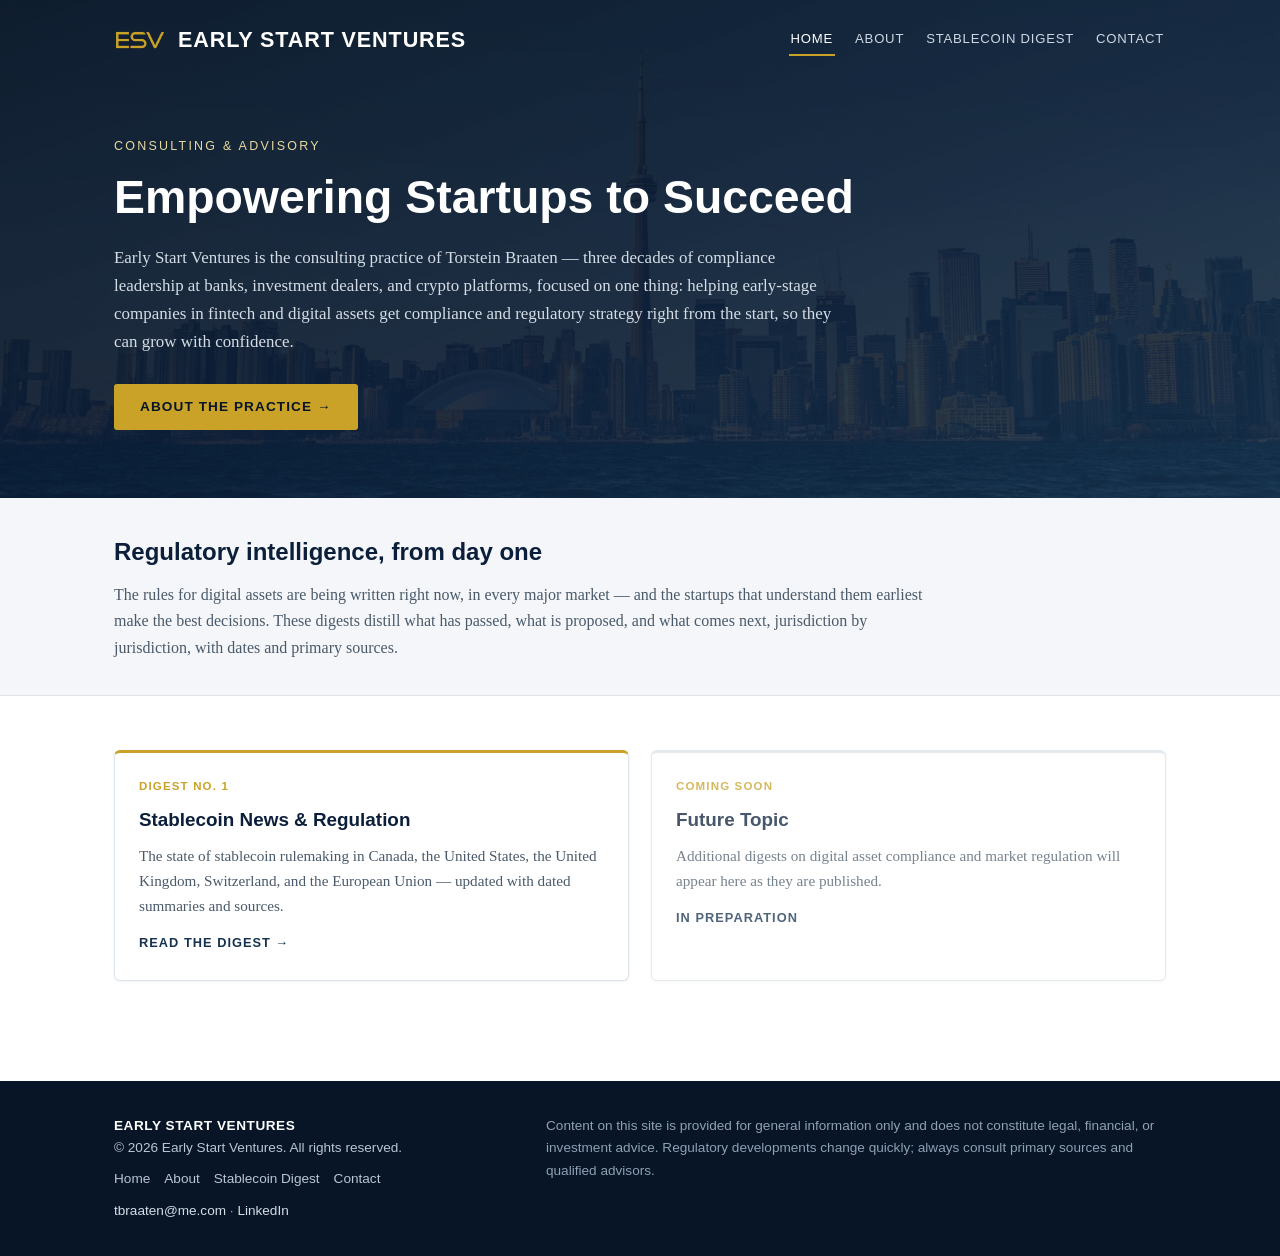
<file: index.html>
<!DOCTYPE html>
<html lang="en">
<head>
<meta charset="UTF-8">
<meta name="viewport" content="width=device-width, initial-scale=1.0">
<title>Early Start Ventures — Digital Asset Compliance &amp; Regulatory Intelligence</title>
<meta name="description" content="Early Start Ventures — consulting and advisory in digital asset compliance and regulatory intelligence, led by compliance executive Torstein Braaten.">
<link rel="stylesheet" href="styles.css">
<link rel="icon" type="image/png" href="images/favicon.png">
</head>
<body>

<header class="site hero-photo">
  <div class="topbar">
    <a class="brand" href="index.html"><img class="brand-logo" src="images/logo-gold.png" alt="">EARLY START VENTURES</a>
    <nav class="main" aria-label="Site navigation">
      <a href="index.html" class="active">Home</a>
      <a href="about.html">About</a>
      <a href="stablecoins.html">Stablecoin Digest</a>
      <a href="contact.html">Contact</a>
    </nav>
  </div>
  <div class="hero">
    <div class="kicker">Consulting &amp; Advisory</div>
    <h1>Empowering Startups to Succeed</h1>
    <p class="lede">Early Start Ventures is the consulting practice of Torstein Braaten — three decades of compliance leadership at banks, investment dealers, and crypto platforms, focused on one thing: helping early-stage companies in fintech and digital assets get compliance and regulatory strategy right from the start, so they can grow with confidence.</p>
    <a class="cta" href="about.html">About the practice &rarr;</a>
  </div>
</header>

<div class="band">
  <div class="band-inner">
    <h2>Regulatory intelligence, from day one</h2>
    <p>The rules for digital assets are being written right now, in every major market — and the startups that understand them earliest make the best decisions. These digests distill what has passed, what is proposed, and what comes next, jurisdiction by jurisdiction, with dates and primary sources.</p>
  </div>
</div>

<main class="page">
  <div class="cards">
    <a class="card" href="stablecoins.html">
      <div class="tag">Digest No. 1</div>
      <h3>Stablecoin News &amp; Regulation</h3>
      <p>The state of stablecoin rulemaking in Canada, the United States, the United Kingdom, Switzerland, and the European Union — updated with dated summaries and sources.</p>
      <span class="go">Read the digest &rarr;</span>
    </a>
    <a class="card coming" href="index.html#" aria-disabled="true">
      <div class="tag">Coming soon</div>
      <h3>Future Topic</h3>
      <p>Additional digests on digital asset compliance and market regulation will appear here as they are published.</p>
      <span class="go">In preparation</span>
    </a>
  </div>

</main>

<footer class="site">
  <div class="foot-inner">
    <div>
      <div class="fbrand">EARLY START VENTURES</div>
      <div>&copy; <span id="year">2026</span> Early Start Ventures. All rights reserved.</div>
      <nav class="foot" aria-label="Footer navigation">
        <a href="index.html">Home</a>
        <a href="about.html">About</a>
        <a href="stablecoins.html">Stablecoin Digest</a>
        <a href="contact.html">Contact</a>
      </nav>
      <div class="foot-contact">
        <a href="mailto:tbraaten@me.com">tbraaten@me.com</a>
        <span aria-hidden="true">&middot;</span>
        <a href="https://www.linkedin.com/in/torsteinbraaten/" target="_blank" rel="noopener">LinkedIn</a>
      </div>
    </div>
    <div class="disclaimer">Content on this site is provided for general information only and does not constitute legal, financial, or investment advice. Regulatory developments change quickly; always consult primary sources and qualified advisors.</div>
  </div>
</footer>

<script>
  document.getElementById('year').textContent = new Date().getFullYear();
</script>

</body>
</html>
</file>
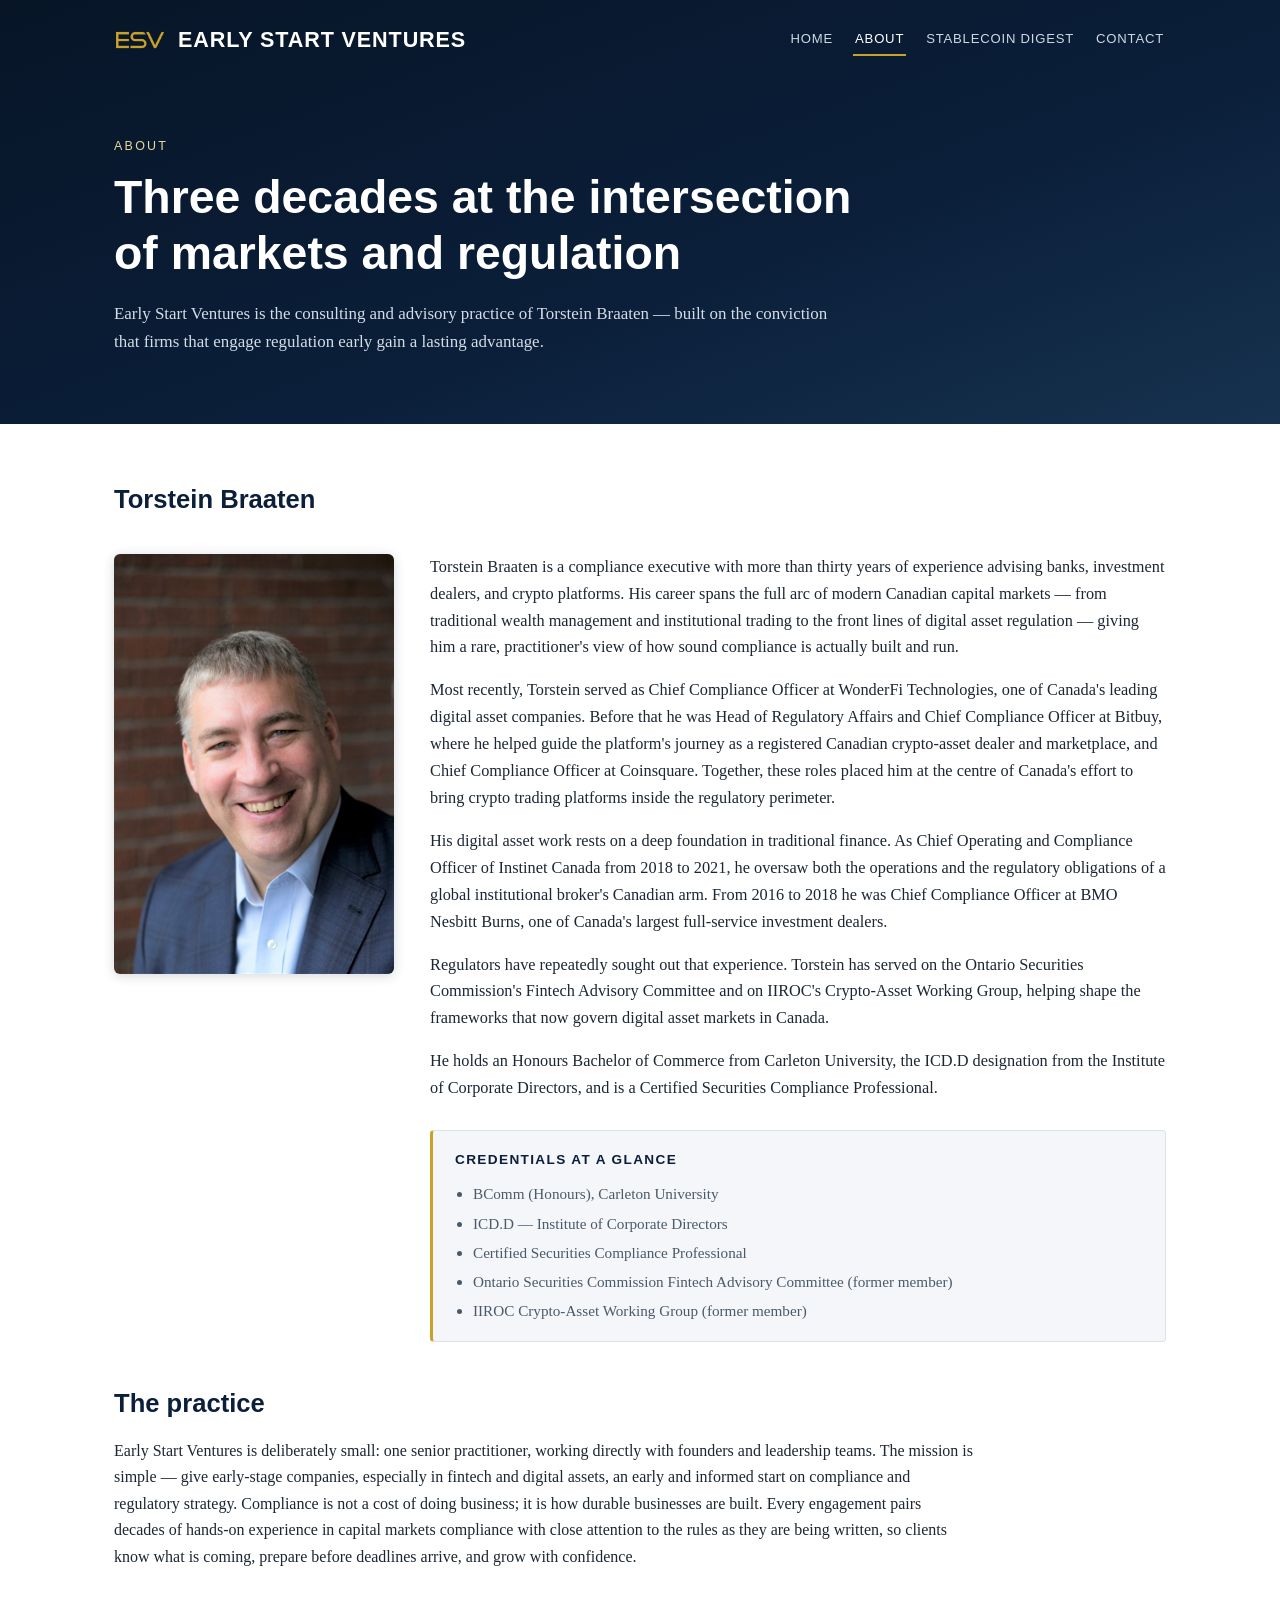
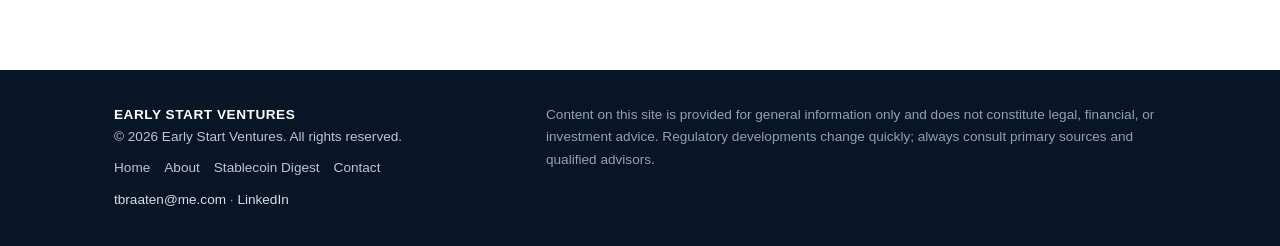
<file: about.html>
<!DOCTYPE html>
<html lang="en">
<head>
<meta charset="UTF-8">
<meta name="viewport" content="width=device-width, initial-scale=1.0">
<title>About — Early Start Ventures</title>
<meta name="description" content="About Early Start Ventures and its founder, Torstein Braaten — a compliance executive with 30+ years advising banks, investment dealers, and crypto platforms.">
<link rel="stylesheet" href="styles.css">
<link rel="icon" type="image/png" href="images/favicon.png">
</head>
<body>

<header class="site">
  <div class="topbar">
    <a class="brand" href="index.html"><img class="brand-logo" src="images/logo-gold.png" alt="">EARLY START VENTURES</a>
    <nav class="main" aria-label="Site navigation">
      <a href="index.html">Home</a>
      <a href="about.html" class="active">About</a>
      <a href="stablecoins.html">Stablecoin Digest</a>
      <a href="contact.html">Contact</a>
    </nav>
  </div>
  <div class="hero">
    <div class="kicker">About</div>
    <h1>Three decades at the intersection of markets and regulation</h1>
    <p class="lede">Early Start Ventures is the consulting and advisory practice of Torstein Braaten — built on the conviction that firms that engage regulation early gain a lasting advantage.</p>
  </div>
</header>

<main class="page">

  <h2 class="section-title">Torstein Braaten</h2>

  <div class="bio-grid">
    <img class="headshot" src="images/headshot.jpg" alt="Torstein Braaten, founder of Early Start Ventures" width="640" height="960">
    <div class="bio-text">
      <p>Torstein Braaten is a compliance executive with more than thirty years of experience advising banks, investment dealers, and crypto platforms. His career spans the full arc of modern Canadian capital markets — from traditional wealth management and institutional trading to the front lines of digital asset regulation — giving him a rare, practitioner's view of how sound compliance is actually built and run.</p>
      <p>Most recently, Torstein served as Chief Compliance Officer at WonderFi Technologies, one of Canada's leading digital asset companies. Before that he was Head of Regulatory Affairs and Chief Compliance Officer at Bitbuy, where he helped guide the platform's journey as a registered Canadian crypto-asset dealer and marketplace, and Chief Compliance Officer at Coinsquare. Together, these roles placed him at the centre of Canada's effort to bring crypto trading platforms inside the regulatory perimeter.</p>
      <p>His digital asset work rests on a deep foundation in traditional finance. As Chief Operating and Compliance Officer of Instinet Canada from 2018 to 2021, he oversaw both the operations and the regulatory obligations of a global institutional broker's Canadian arm. From 2016 to 2018 he was Chief Compliance Officer at BMO Nesbitt Burns, one of Canada's largest full-service investment dealers.</p>
      <p>Regulators have repeatedly sought out that experience. Torstein has served on the Ontario Securities Commission's Fintech Advisory Committee and on IIROC's Crypto-Asset Working Group, helping shape the frameworks that now govern digital asset markets in Canada.</p>
      <p>He holds an Honours Bachelor of Commerce from Carleton University, the ICD.D designation from the Institute of Corporate Directors, and is a Certified Securities Compliance Professional.</p>

      <div class="credentials">
        <h3>Credentials at a glance</h3>
        <ul>
          <li>BComm (Honours), Carleton University</li>
          <li>ICD.D — Institute of Corporate Directors</li>
          <li>Certified Securities Compliance Professional</li>
          <li>Ontario Securities Commission Fintech Advisory Committee (former member)</li>
          <li>IIROC Crypto-Asset Working Group (former member)</li>
        </ul>
      </div>
    </div>
  </div>

  <h2 class="section-title">The practice</h2>
  <p style="margin-top:14px; max-width:860px;">Early Start Ventures is deliberately small: one senior practitioner, working directly with founders and leadership teams. The mission is simple — give early-stage companies, especially in fintech and digital assets, an early and informed start on compliance and regulatory strategy. Compliance is not a cost of doing business; it is how durable businesses are built. Every engagement pairs decades of hands-on experience in capital markets compliance with close attention to the rules as they are being written, so clients know what is coming, prepare before deadlines arrive, and grow with confidence.</p>

</main>

<footer class="site">
  <div class="foot-inner">
    <div>
      <div class="fbrand">EARLY START VENTURES</div>
      <div>&copy; <span id="year">2026</span> Early Start Ventures. All rights reserved.</div>
      <nav class="foot" aria-label="Footer navigation">
        <a href="index.html">Home</a>
        <a href="about.html">About</a>
        <a href="stablecoins.html">Stablecoin Digest</a>
        <a href="contact.html">Contact</a>
      </nav>
      <div class="foot-contact">
        <a href="mailto:tbraaten@me.com">tbraaten@me.com</a>
        <span aria-hidden="true">&middot;</span>
        <a href="https://www.linkedin.com/in/torsteinbraaten/" target="_blank" rel="noopener">LinkedIn</a>
      </div>
    </div>
    <div class="disclaimer">Content on this site is provided for general information only and does not constitute legal, financial, or investment advice. Regulatory developments change quickly; always consult primary sources and qualified advisors.</div>
  </div>
</footer>

<script>
  document.getElementById('year').textContent = new Date().getFullYear();
</script>

</body>
</html>
</file>
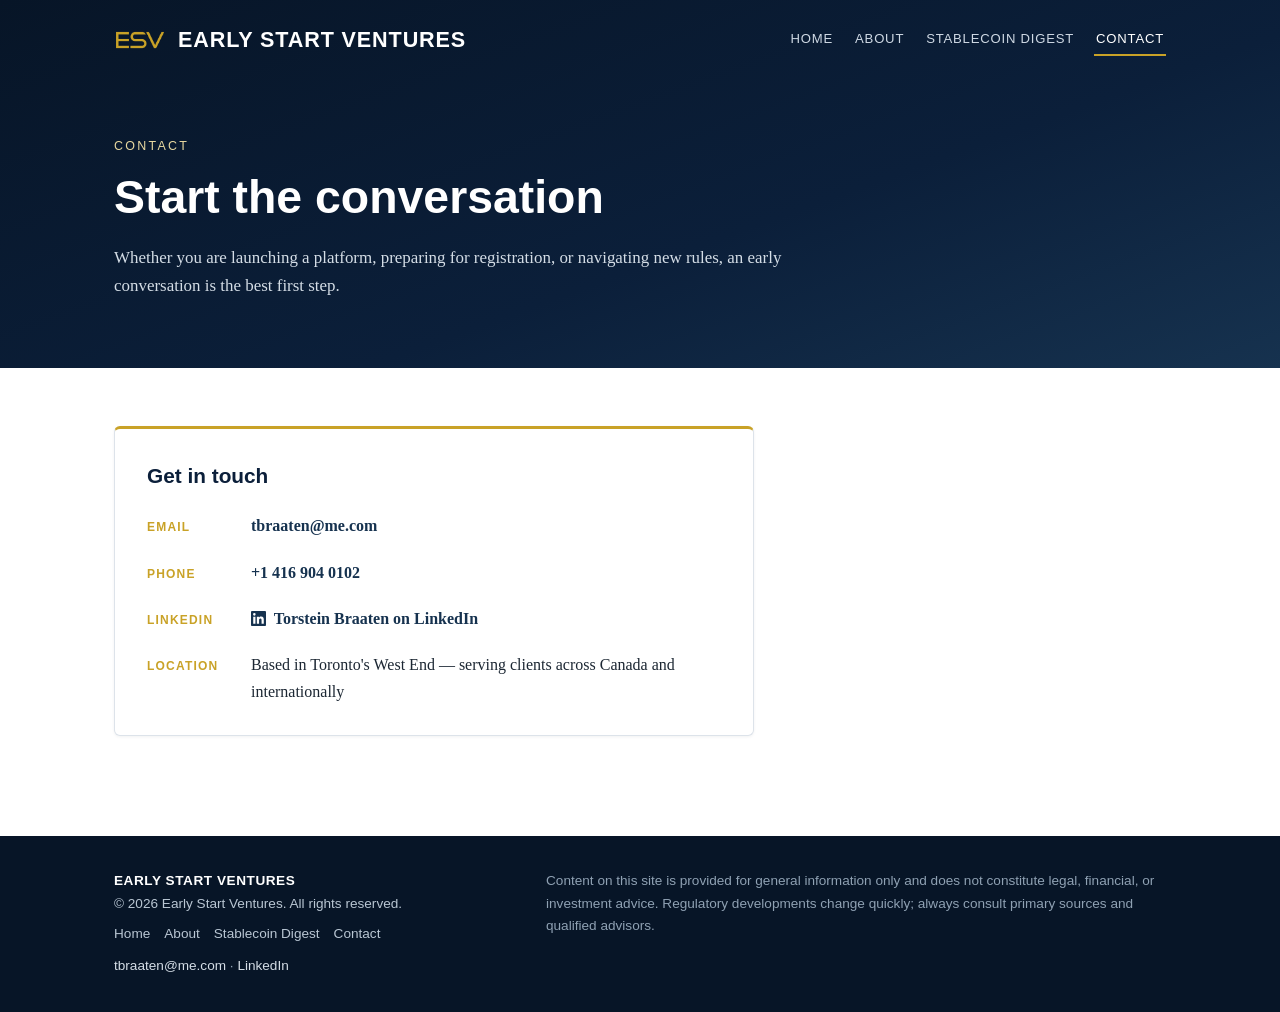
<file: contact.html>
<!DOCTYPE html>
<html lang="en">
<head>
<meta charset="UTF-8">
<meta name="viewport" content="width=device-width, initial-scale=1.0">
<title>Contact — Early Start Ventures</title>
<meta name="description" content="Get in touch with Early Start Ventures for digital asset compliance and regulatory advisory.">
<link rel="stylesheet" href="styles.css">
<link rel="icon" type="image/png" href="images/favicon.png">
</head>
<body>

<header class="site">
  <div class="topbar">
    <a class="brand" href="index.html"><img class="brand-logo" src="images/logo-gold.png" alt="">EARLY START VENTURES</a>
    <nav class="main" aria-label="Site navigation">
      <a href="index.html">Home</a>
      <a href="about.html">About</a>
      <a href="stablecoins.html">Stablecoin Digest</a>
      <a href="contact.html" class="active">Contact</a>
    </nav>
  </div>
  <div class="hero">
    <div class="kicker">Contact</div>
    <h1>Start the conversation</h1>
    <p class="lede">Whether you are launching a platform, preparing for registration, or navigating new rules, an early conversation is the best first step.</p>
  </div>
</header>

<main class="page">

  <div class="contact-box">
    <h2>Get in touch</h2>
    <div class="contact-row">
      <span class="label">Email</span>
      <span class="value"><a href="mailto:tbraaten@me.com">tbraaten@me.com</a></span>
    </div>
    <div class="contact-row">
      <span class="label">Phone</span>
      <span class="value"><a href="tel:+14169040102">+1&nbsp;416&nbsp;904&nbsp;0102</a></span>
    </div>
    <div class="contact-row">
      <span class="label">LinkedIn</span>
      <span class="value"><a href="https://www.linkedin.com/in/torsteinbraaten/" target="_blank" rel="noopener"><svg class="li-icon" viewBox="0 0 24 24" width="15" height="15" aria-hidden="true" fill="currentColor"><path d="M20.45 20.45h-3.55v-5.57c0-1.33-.03-3.04-1.85-3.04-1.86 0-2.14 1.45-2.14 2.94v5.67H9.36V9h3.41v1.56h.05c.47-.9 1.63-1.85 3.36-1.85 3.6 0 4.27 2.37 4.27 5.45v6.29zM5.34 7.43a2.06 2.06 0 1 1 0-4.12 2.06 2.06 0 0 1 0 4.12zM7.12 20.45H3.56V9h3.56v11.45zM22.22 0H1.77C.79 0 0 .77 0 1.72v20.55C0 23.23.79 24 1.77 24h20.45c.98 0 1.78-.77 1.78-1.72V1.72C24 .77 23.2 0 22.22 0z"/></svg> Torstein Braaten on LinkedIn</a></span>
    </div>
    <div class="contact-row">
      <span class="label">Location</span>
      <span class="value">Based in Toronto's West End — serving clients across Canada and internationally</span>
    </div>
  </div>

</main>

<footer class="site">
  <div class="foot-inner">
    <div>
      <div class="fbrand">EARLY START VENTURES</div>
      <div>&copy; <span id="year">2026</span> Early Start Ventures. All rights reserved.</div>
      <nav class="foot" aria-label="Footer navigation">
        <a href="index.html">Home</a>
        <a href="about.html">About</a>
        <a href="stablecoins.html">Stablecoin Digest</a>
        <a href="contact.html">Contact</a>
      </nav>
      <div class="foot-contact">
        <a href="mailto:tbraaten@me.com">tbraaten@me.com</a>
        <span aria-hidden="true">&middot;</span>
        <a href="https://www.linkedin.com/in/torsteinbraaten/" target="_blank" rel="noopener">LinkedIn</a>
      </div>
    </div>
    <div class="disclaimer">Content on this site is provided for general information only and does not constitute legal, financial, or investment advice. Regulatory developments change quickly; always consult primary sources and qualified advisors.</div>
  </div>
</footer>

<script>
  document.getElementById('year').textContent = new Date().getFullYear();
</script>

</body>
</html>
</file>
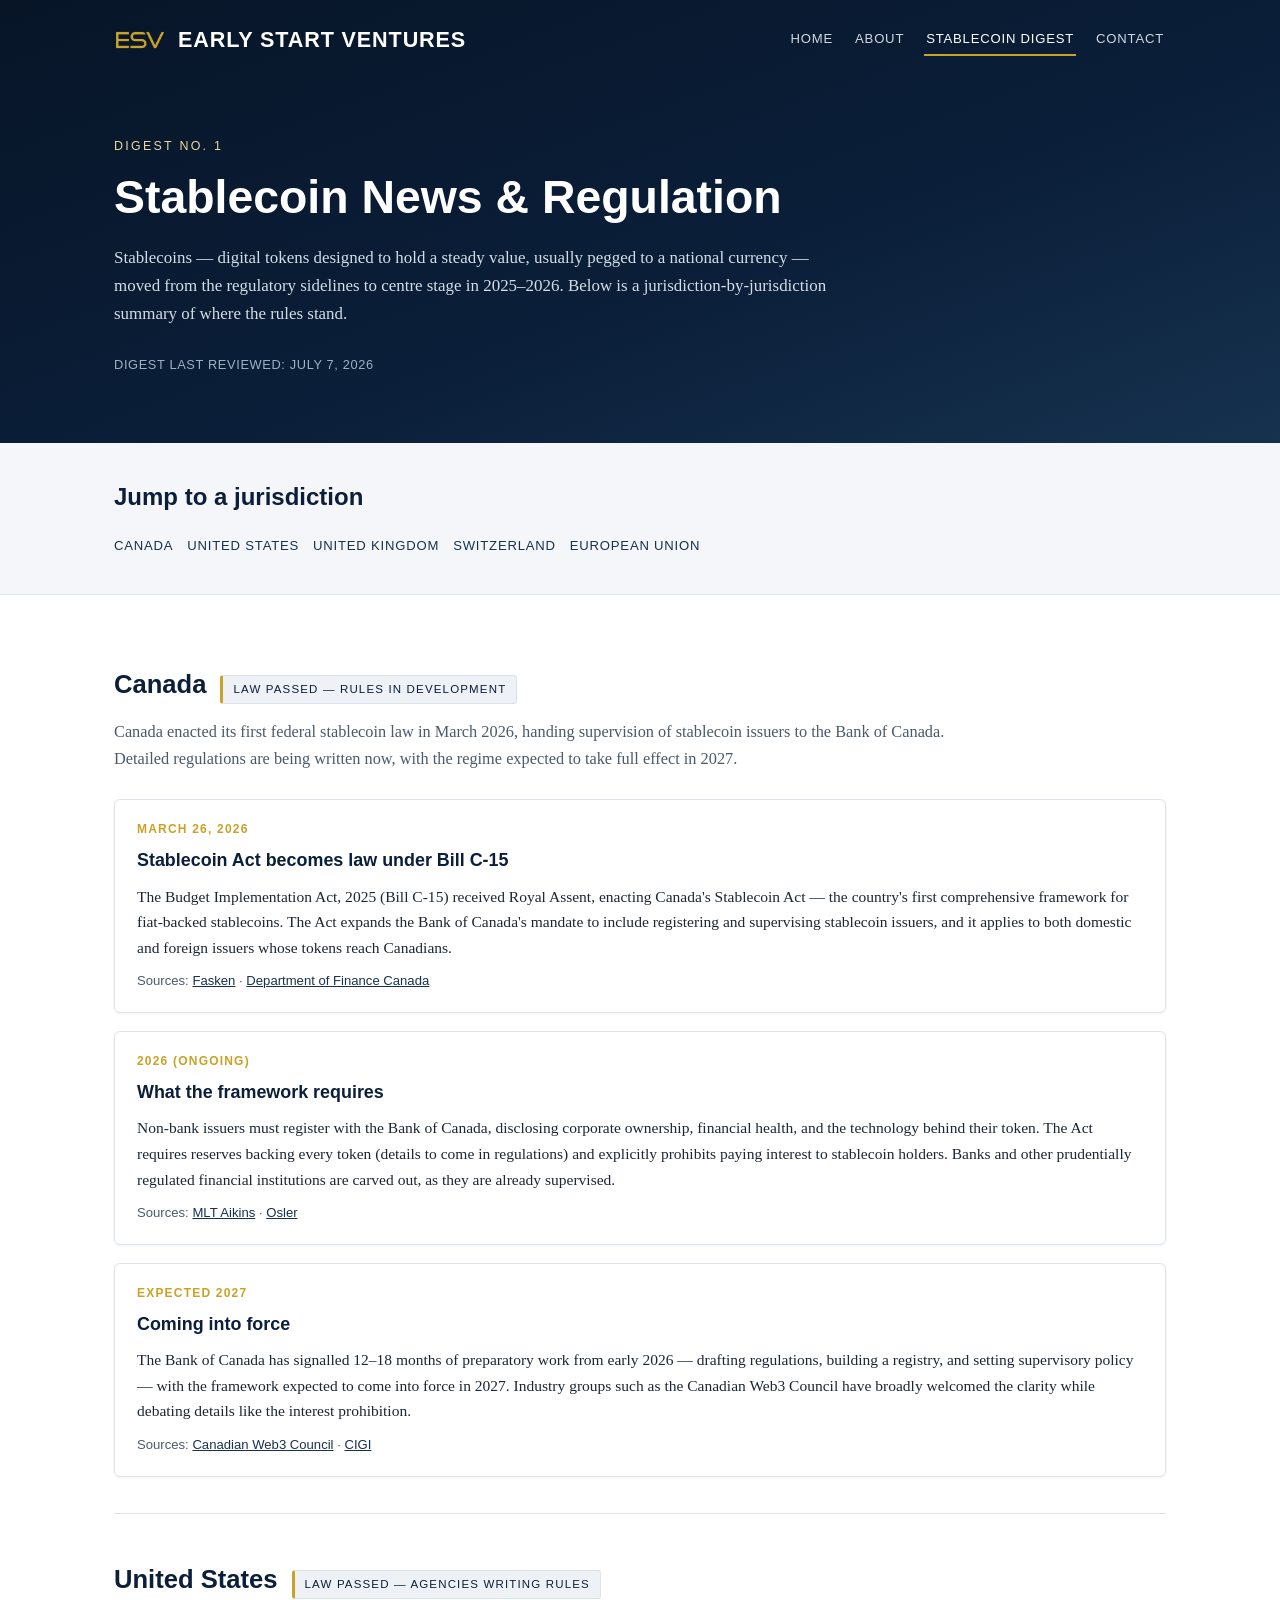
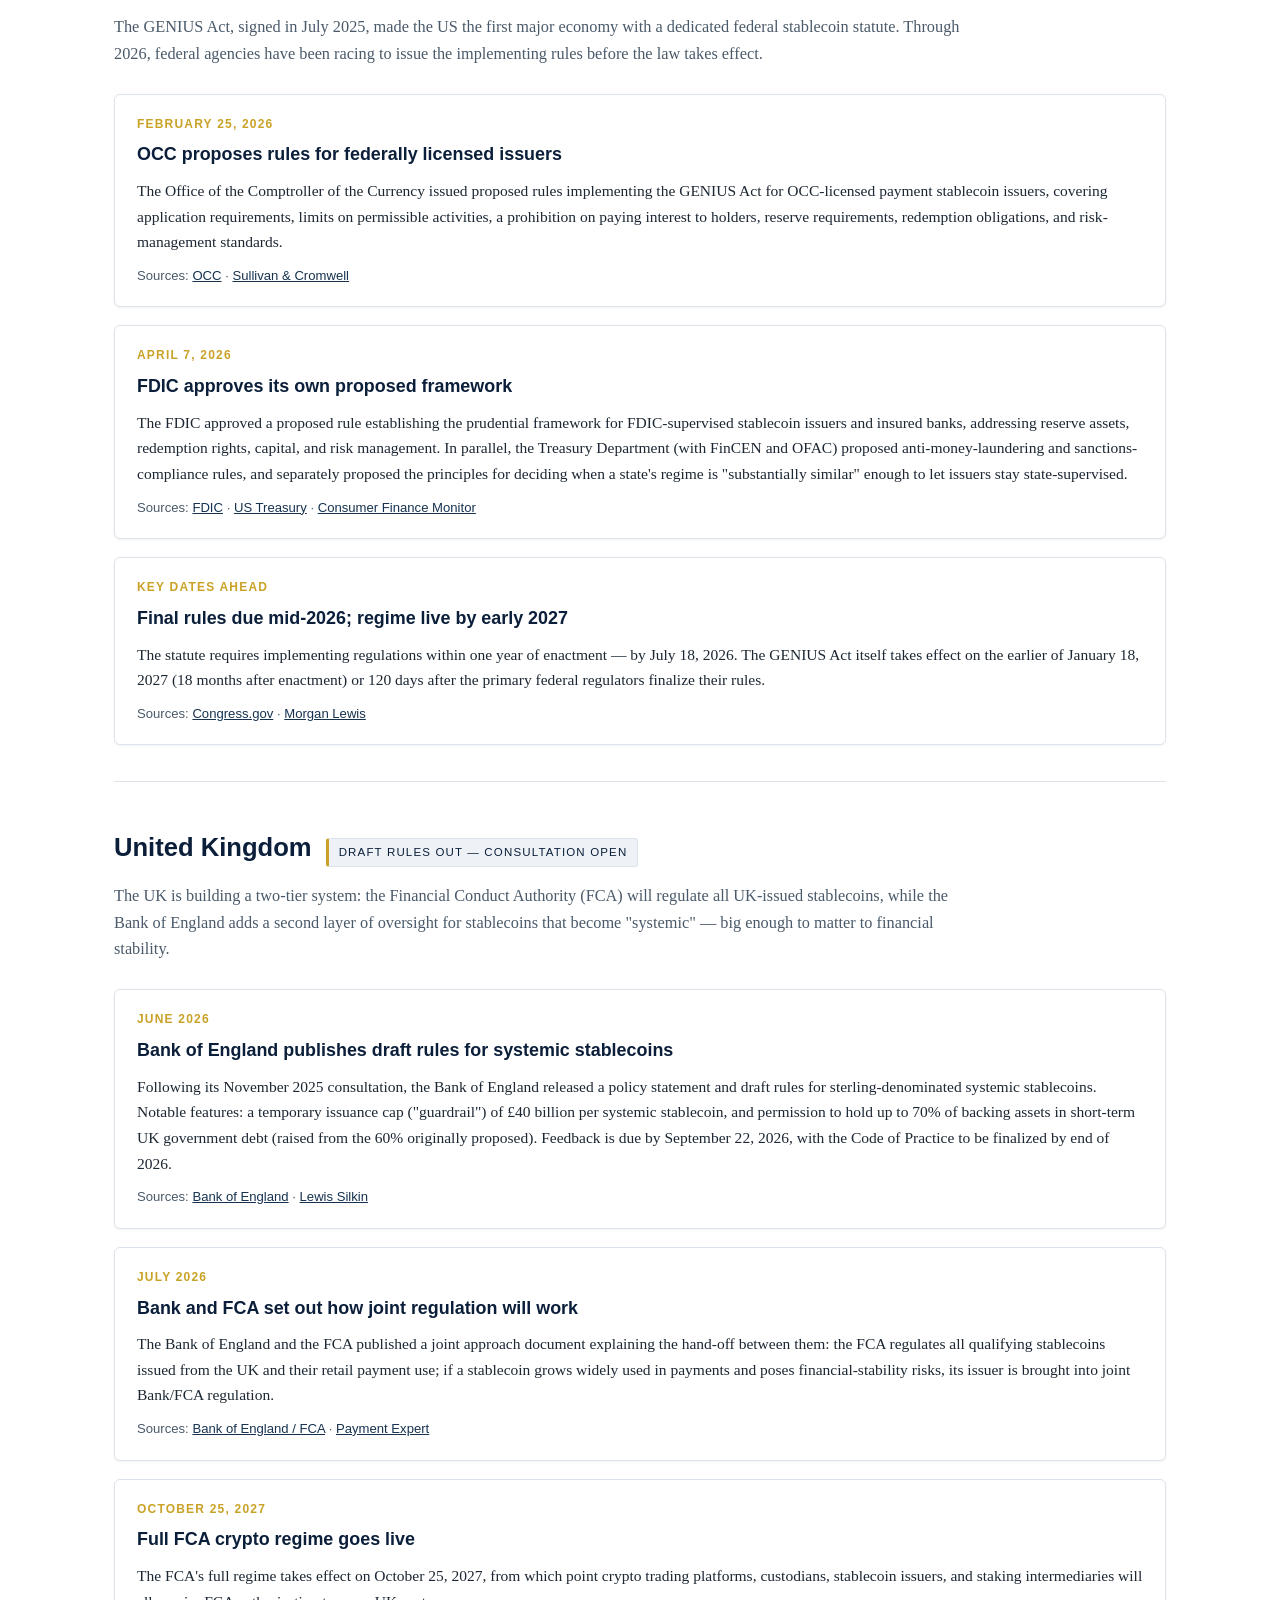
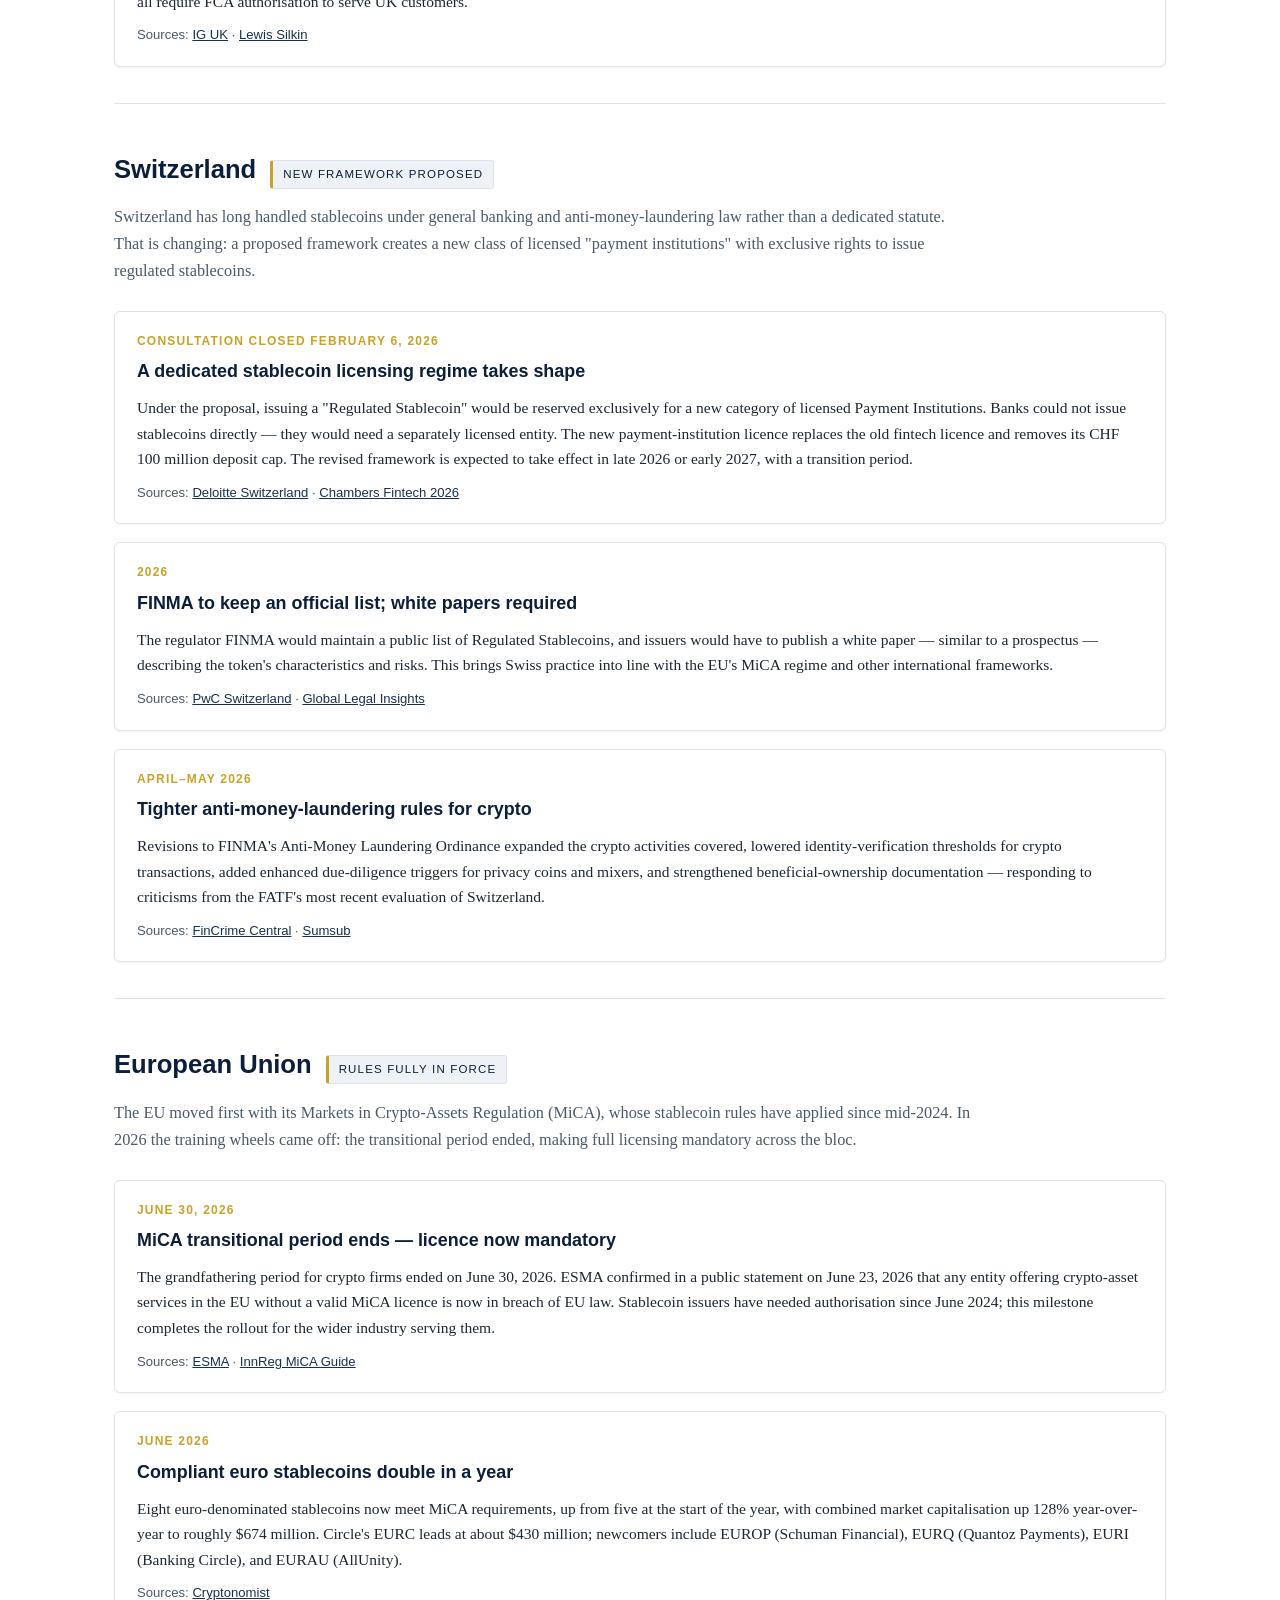
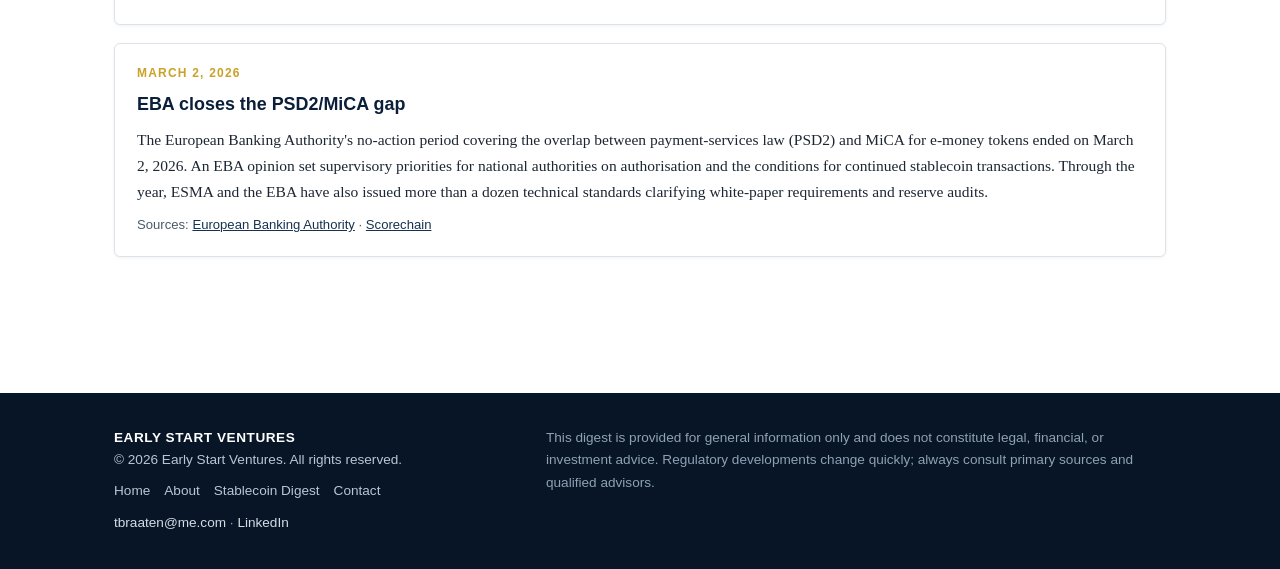
<file: stablecoins.html>
<!DOCTYPE html>
<html lang="en">
<head>
<meta charset="UTF-8">
<meta name="viewport" content="width=device-width, initial-scale=1.0">
<title>Stablecoin News &amp; Regulation — Early Start Ventures</title>
<meta name="description" content="Stablecoin regulation digest: dated summaries and sources for Canada, the US, the UK, Switzerland, and the EU.">
<link rel="stylesheet" href="styles.css">
<link rel="icon" type="image/png" href="images/favicon.png">
</head>
<body>

<header class="site">
  <div class="topbar">
    <a class="brand" href="index.html"><img class="brand-logo" src="images/logo-gold.png" alt="">EARLY START VENTURES</a>
    <nav class="main" aria-label="Site navigation">
      <a href="index.html">Home</a>
      <a href="about.html">About</a>
      <a href="stablecoins.html" class="active">Stablecoin Digest</a>
      <a href="contact.html">Contact</a>
    </nav>
  </div>
  <div class="hero">
    <div class="kicker">Digest No. 1</div>
    <h1>Stablecoin News &amp; Regulation</h1>
    <p class="lede">Stablecoins — digital tokens designed to hold a steady value, usually pegged to a national currency — moved from the regulatory sidelines to centre stage in 2025–2026. Below is a jurisdiction-by-jurisdiction summary of where the rules stand.</p>
    <div class="updated">DIGEST LAST REVIEWED: JULY 7, 2026</div>
  </div>
</header>

<div class="band">
  <div class="band-inner">
    <h2>Jump to a jurisdiction</h2>
    <nav class="jump" aria-label="Jump to section">
      <a href="#canada">Canada</a>
      <a href="#us">United States</a>
      <a href="#uk">United Kingdom</a>
      <a href="#switzerland">Switzerland</a>
      <a href="#eu">European Union</a>
    </nav>
  </div>
</div>

<main class="page">

  <!-- ============ CANADA ============ -->
  <section class="jurisdiction" id="canada">
    <div class="sec-head">
      <h2>Canada</h2>
      <span class="status">Law passed — rules in development</span>
    </div>
    <p class="sec-summary">Canada enacted its first federal stablecoin law in March 2026, handing supervision of stablecoin issuers to the Bank of Canada. Detailed regulations are being written now, with the regime expected to take full effect in 2027.</p>
    <div class="items">
      <article class="item">
        <div class="date">March 26, 2026</div>
        <h3>Stablecoin Act becomes law under Bill C-15</h3>
        <p>The Budget Implementation Act, 2025 (Bill C-15) received Royal Assent, enacting Canada's Stablecoin Act — the country's first comprehensive framework for fiat-backed stablecoins. The Act expands the Bank of Canada's mandate to include registering and supervising stablecoin issuers, and it applies to both domestic and foreign issuers whose tokens reach Canadians.</p>
        <p class="src">Sources: <a href="https://www.fasken.com/en/knowledge/2026/03/budget-2025-the-bank-of-canadas-mandate-expands-to-stablecoin-and-open-banking-supervision" target="_blank" rel="noopener">Fasken</a> &middot; <a href="https://www.canada.ca/en/department-finance/programs/financial-sector-policy/canadas-stablecoin-framework.html" target="_blank" rel="noopener">Department of Finance Canada</a></p>
      </article>
      <article class="item">
        <div class="date">2026 (ongoing)</div>
        <h3>What the framework requires</h3>
        <p>Non-bank issuers must register with the Bank of Canada, disclosing corporate ownership, financial health, and the technology behind their token. The Act requires reserves backing every token (details to come in regulations) and explicitly prohibits paying interest to stablecoin holders. Banks and other prudentially regulated financial institutions are carved out, as they are already supervised.</p>
        <p class="src">Sources: <a href="https://www.mltaikins.com/insights/canadas-proposed-stablecoin-framework-key-legal-and-regulatory-takeaways/" target="_blank" rel="noopener">MLT Aikins</a> &middot; <a href="https://www.osler.com/en/insights/updates/canada-releases-draft-framework-for-stablecoin-regulation-2/" target="_blank" rel="noopener">Osler</a></p>
      </article>
      <article class="item">
        <div class="date">Expected 2027</div>
        <h3>Coming into force</h3>
        <p>The Bank of Canada has signalled 12–18 months of preparatory work from early 2026 — drafting regulations, building a registry, and setting supervisory policy — with the framework expected to come into force in 2027. Industry groups such as the Canadian Web3 Council have broadly welcomed the clarity while debating details like the interest prohibition.</p>
        <p class="src">Sources: <a href="https://web3canada.ca/understanding-the-stablecoin-act-a-step-toward-regulatory-clarity-in-canada/" target="_blank" rel="noopener">Canadian Web3 Council</a> &middot; <a href="https://www.cigionline.org/articles/canadas-stablecoin-act-violates-a-golden-regulatory-rule/" target="_blank" rel="noopener">CIGI</a></p>
      </article>
    </div>
  </section>

  <!-- ============ UNITED STATES ============ -->
  <section class="jurisdiction" id="us">
    <div class="sec-head">
      <h2>United States</h2>
      <span class="status">Law passed — agencies writing rules</span>
    </div>
    <p class="sec-summary">The GENIUS Act, signed in July 2025, made the US the first major economy with a dedicated federal stablecoin statute. Through 2026, federal agencies have been racing to issue the implementing rules before the law takes effect.</p>
    <div class="items">
      <article class="item">
        <div class="date">February 25, 2026</div>
        <h3>OCC proposes rules for federally licensed issuers</h3>
        <p>The Office of the Comptroller of the Currency issued proposed rules implementing the GENIUS Act for OCC-licensed payment stablecoin issuers, covering application requirements, limits on permissible activities, a prohibition on paying interest to holders, reserve requirements, redemption obligations, and risk-management standards.</p>
        <p class="src">Sources: <a href="https://occ.treas.gov/news-issuances/bulletins/2026/bulletin-2026-3.html" target="_blank" rel="noopener">OCC</a> &middot; <a href="https://www.sullcrom.com/insights/memo/2026/March/OCC-Proposes-Regulations-Implement-GENIUS-Act" target="_blank" rel="noopener">Sullivan &amp; Cromwell</a></p>
      </article>
      <article class="item">
        <div class="date">April 7, 2026</div>
        <h3>FDIC approves its own proposed framework</h3>
        <p>The FDIC approved a proposed rule establishing the prudential framework for FDIC-supervised stablecoin issuers and insured banks, addressing reserve assets, redemption rights, capital, and risk management. In parallel, the Treasury Department (with FinCEN and OFAC) proposed anti-money-laundering and sanctions-compliance rules, and separately proposed the principles for deciding when a state's regime is "substantially similar" enough to let issuers stay state-supervised.</p>
        <p class="src">Sources: <a href="https://www.fdic.gov/news/press-releases/2026/fdic-approves-proposal-implement-genius-act-requirements-and-standards" target="_blank" rel="noopener">FDIC</a> &middot; <a href="https://home.treasury.gov/news/press-releases/sb0435" target="_blank" rel="noopener">US Treasury</a> &middot; <a href="https://www.consumerfinancemonitor.com/2026/04/14/treasury-issues-nprm-on-state-oversight-of-stablecoin-issuers-under-the-genius-act/" target="_blank" rel="noopener">Consumer Finance Monitor</a></p>
      </article>
      <article class="item">
        <div class="date">Key dates ahead</div>
        <h3>Final rules due mid-2026; regime live by early 2027</h3>
        <p>The statute requires implementing regulations within one year of enactment — by July 18, 2026. The GENIUS Act itself takes effect on the earlier of January 18, 2027 (18 months after enactment) or 120 days after the primary federal regulators finalize their rules.</p>
        <p class="src">Sources: <a href="https://www.congress.gov/bill/119th-congress/senate-bill/1582/text" target="_blank" rel="noopener">Congress.gov</a> &middot; <a href="https://www.morganlewis.com/pubs/2026/04/genius-act-implementation-key-proposals-and-what-comes-next" target="_blank" rel="noopener">Morgan Lewis</a></p>
      </article>
    </div>
  </section>

  <!-- ============ UNITED KINGDOM ============ -->
  <section class="jurisdiction" id="uk">
    <div class="sec-head">
      <h2>United Kingdom</h2>
      <span class="status">Draft rules out — consultation open</span>
    </div>
    <p class="sec-summary">The UK is building a two-tier system: the Financial Conduct Authority (FCA) will regulate all UK-issued stablecoins, while the Bank of England adds a second layer of oversight for stablecoins that become "systemic" — big enough to matter to financial stability.</p>
    <div class="items">
      <article class="item">
        <div class="date">June 2026</div>
        <h3>Bank of England publishes draft rules for systemic stablecoins</h3>
        <p>Following its November 2025 consultation, the Bank of England released a policy statement and draft rules for sterling-denominated systemic stablecoins. Notable features: a temporary issuance cap ("guardrail") of £40 billion per systemic stablecoin, and permission to hold up to 70% of backing assets in short-term UK government debt (raised from the 60% originally proposed). Feedback is due by September 22, 2026, with the Code of Practice to be finalized by end of 2026.</p>
        <p class="src">Sources: <a href="https://www.bankofengland.co.uk/news/2026/june/boe-launches-policy-statement-and-draft-rules-on-regulating-systemic-stablecoins" target="_blank" rel="noopener">Bank of England</a> &middot; <a href="https://www.lewissilkin.com/insights/2026/06/24/bank-of-england-sets-out-policy-approach-for-systemic-stablecoins-102n662" target="_blank" rel="noopener">Lewis Silkin</a></p>
      </article>
      <article class="item">
        <div class="date">July 2026</div>
        <h3>Bank and FCA set out how joint regulation will work</h3>
        <p>The Bank of England and the FCA published a joint approach document explaining the hand-off between them: the FCA regulates all qualifying stablecoins issued from the UK and their retail payment use; if a stablecoin grows widely used in payments and poses financial-stability risks, its issuer is brought into joint Bank/FCA regulation.</p>
        <p class="src">Sources: <a href="https://www.bankofengland.co.uk/paper/2026/boe-and-fcas-approach-to-joint-regulation-of-systemic-stablecoin-issuers" target="_blank" rel="noopener">Bank of England / FCA</a> &middot; <a href="https://paymentexpert.com/2026/07/01/uk-stablecoin-rules-fca-bank-england/" target="_blank" rel="noopener">Payment Expert</a></p>
      </article>
      <article class="item">
        <div class="date">October 25, 2027</div>
        <h3>Full FCA crypto regime goes live</h3>
        <p>The FCA's full regime takes effect on October 25, 2027, from which point crypto trading platforms, custodians, stablecoin issuers, and staking intermediaries will all require FCA authorisation to serve UK customers.</p>
        <p class="src">Sources: <a href="https://www.ig.com/uk/trading-strategies/uk-new-fca-crypto-rules-2026-what-investors-need-to-know-260706" target="_blank" rel="noopener">IG UK</a> &middot; <a href="https://www.lewissilkin.com/insights/2026/07/02/bank-of-england-and-fca-set-out-joint-approach-for-systemic-stablecoin-issuers-102n7nx" target="_blank" rel="noopener">Lewis Silkin</a></p>
      </article>
    </div>
  </section>

  <!-- ============ SWITZERLAND ============ -->
  <section class="jurisdiction" id="switzerland">
    <div class="sec-head">
      <h2>Switzerland</h2>
      <span class="status">New framework proposed</span>
    </div>
    <p class="sec-summary">Switzerland has long handled stablecoins under general banking and anti-money-laundering law rather than a dedicated statute. That is changing: a proposed framework creates a new class of licensed "payment institutions" with exclusive rights to issue regulated stablecoins.</p>
    <div class="items">
      <article class="item">
        <div class="date">Consultation closed February 6, 2026</div>
        <h3>A dedicated stablecoin licensing regime takes shape</h3>
        <p>Under the proposal, issuing a "Regulated Stablecoin" would be reserved exclusively for a new category of licensed Payment Institutions. Banks could not issue stablecoins directly — they would need a separately licensed entity. The new payment-institution licence replaces the old fintech licence and removes its CHF 100 million deposit cap. The revised framework is expected to take effect in late 2026 or early 2027, with a transition period.</p>
        <p class="src">Sources: <a href="https://www.deloitte.com/ch/en/services/tax/blogs/regulatory-update-new-rules-on-payment-tokens.html" target="_blank" rel="noopener">Deloitte Switzerland</a> &middot; <a href="https://practiceguides.chambers.com/practice-guides/fintech-2026/switzerland/trends-and-developments" target="_blank" rel="noopener">Chambers Fintech 2026</a></p>
      </article>
      <article class="item">
        <div class="date">2026</div>
        <h3>FINMA to keep an official list; white papers required</h3>
        <p>The regulator FINMA would maintain a public list of Regulated Stablecoins, and issuers would have to publish a white paper — similar to a prospectus — describing the token's characteristics and risks. This brings Swiss practice into line with the EU's MiCA regime and other international frameworks.</p>
        <p class="src">Sources: <a href="https://www.pwc.ch/en/insights/regulation/finma-stablecoin-guidance.html" target="_blank" rel="noopener">PwC Switzerland</a> &middot; <a href="https://www.globallegalinsights.com/practice-areas/blockchain-cryptocurrency-laws-and-regulations/switzerland/" target="_blank" rel="noopener">Global Legal Insights</a></p>
      </article>
      <article class="item">
        <div class="date">April–May 2026</div>
        <h3>Tighter anti-money-laundering rules for crypto</h3>
        <p>Revisions to FINMA's Anti-Money Laundering Ordinance expanded the crypto activities covered, lowered identity-verification thresholds for crypto transactions, added enhanced due-diligence triggers for privacy coins and mixers, and strengthened beneficial-ownership documentation — responding to criticisms from the FATF's most recent evaluation of Switzerland.</p>
        <p class="src">Sources: <a href="https://fincrimecentral.com/switzerland-finma-2026-aml-ordinance-revisions/" target="_blank" rel="noopener">FinCrime Central</a> &middot; <a href="https://sumsub.com/blog/what-finma-new-rules-mean-for-compliance/" target="_blank" rel="noopener">Sumsub</a></p>
      </article>
    </div>
  </section>

  <!-- ============ EUROPEAN UNION ============ -->
  <section class="jurisdiction" id="eu">
    <div class="sec-head">
      <h2>European Union</h2>
      <span class="status">Rules fully in force</span>
    </div>
    <p class="sec-summary">The EU moved first with its Markets in Crypto-Assets Regulation (MiCA), whose stablecoin rules have applied since mid-2024. In 2026 the training wheels came off: the transitional period ended, making full licensing mandatory across the bloc.</p>
    <div class="items">
      <article class="item">
        <div class="date">June 30, 2026</div>
        <h3>MiCA transitional period ends — licence now mandatory</h3>
        <p>The grandfathering period for crypto firms ended on June 30, 2026. ESMA confirmed in a public statement on June 23, 2026 that any entity offering crypto-asset services in the EU without a valid MiCA licence is now in breach of EU law. Stablecoin issuers have needed authorisation since June 2024; this milestone completes the rollout for the wider industry serving them.</p>
        <p class="src">Sources: <a href="https://www.esma.europa.eu/esmas-activities/digital-finance-and-innovation/markets-crypto-assets-regulation-mica" target="_blank" rel="noopener">ESMA</a> &middot; <a href="https://www.innreg.com/blog/mica-regulation-guide" target="_blank" rel="noopener">InnReg MiCA Guide</a></p>
      </article>
      <article class="item">
        <div class="date">June 2026</div>
        <h3>Compliant euro stablecoins double in a year</h3>
        <p>Eight euro-denominated stablecoins now meet MiCA requirements, up from five at the start of the year, with combined market capitalisation up 128% year-over-year to roughly $674 million. Circle's EURC leads at about $430 million; newcomers include EUROP (Schuman Financial), EURQ (Quantoz Payments), EURI (Banking Circle), and EURAU (AllUnity).</p>
        <p class="src">Sources: <a href="https://en.cryptonomist.ch/2026/07/06/mica-euro-stablecoins-growth/" target="_blank" rel="noopener">Cryptonomist</a></p>
      </article>
      <article class="item">
        <div class="date">March 2, 2026</div>
        <h3>EBA closes the PSD2/MiCA gap</h3>
        <p>The European Banking Authority's no-action period covering the overlap between payment-services law (PSD2) and MiCA for e-money tokens ended on March 2, 2026. An EBA opinion set supervisory priorities for national authorities on authorisation and the conditions for continued stablecoin transactions. Through the year, ESMA and the EBA have also issued more than a dozen technical standards clarifying white-paper requirements and reserve audits.</p>
        <p class="src">Sources: <a href="https://www.eba.europa.eu/regulation-and-policy/asset-referenced-and-e-money-tokens-mica" target="_blank" rel="noopener">European Banking Authority</a> &middot; <a href="https://www.scorechain.com/blog/eu-stablecoin-regulation-mica" target="_blank" rel="noopener">Scorechain</a></p>
      </article>
    </div>
  </section>

</main>

<footer class="site">
  <div class="foot-inner">
    <div>
      <div class="fbrand">EARLY START VENTURES</div>
      <div>&copy; <span id="year">2026</span> Early Start Ventures. All rights reserved.</div>
      <nav class="foot" aria-label="Footer navigation">
        <a href="index.html">Home</a>
        <a href="about.html">About</a>
        <a href="stablecoins.html">Stablecoin Digest</a>
        <a href="contact.html">Contact</a>
      </nav>
      <div class="foot-contact">
        <a href="mailto:tbraaten@me.com">tbraaten@me.com</a>
        <span aria-hidden="true">&middot;</span>
        <a href="https://www.linkedin.com/in/torsteinbraaten/" target="_blank" rel="noopener">LinkedIn</a>
      </div>
    </div>
    <div class="disclaimer">This digest is provided for general information only and does not constitute legal, financial, or investment advice. Regulatory developments change quickly; always consult primary sources and qualified advisors.</div>
  </div>
</footer>

<script>
  document.getElementById('year').textContent = new Date().getFullYear();
</script>

</body>
</html>
</file>
<file: styles.css>
/* ==========================================================
   Early Start Ventures — shared stylesheet for all pages
   Dark navy / white professional finance look
   ========================================================== */

:root {
  --navy: #0b1f3a;
  --navy-deep: #071527;
  --navy-soft: #16324f;
  --accent: #c9a227;       /* muted gold */
  --accent-soft: #e8d8a0;
  --ink: #1c2733;
  --ink-soft: #4a5a6a;
  --paper: #ffffff;
  --paper-soft: #f4f6f9;
  --line: #dde3ea;
}

* { margin: 0; padding: 0; box-sizing: border-box; }
html { scroll-behavior: smooth; }
body {
  font-family: Georgia, 'Times New Roman', serif;
  color: var(--ink);
  background: var(--paper);
  line-height: 1.65;
}
h1, h2, h3, .sans {
  font-family: 'Segoe UI', 'Helvetica Neue', Arial, sans-serif;
}
a { color: var(--navy-soft); }
a:hover { color: var(--accent); }
.wrap { max-width: 1100px; margin: 0 auto; padding: 0 24px; }

/* ============ HEADER & NAV ============ */
header.site {
  background: linear-gradient(160deg, var(--navy-deep) 0%, var(--navy) 60%, var(--navy-soft) 100%);
  color: #fff;
}
.topbar {
  max-width: 1100px;
  margin: 0 auto;
  padding: 22px 24px;
  display: flex;
  align-items: center;
  justify-content: space-between;
  flex-wrap: wrap;
  gap: 12px;
}
.brand {
  font-family: 'Segoe UI', 'Helvetica Neue', Arial, sans-serif;
  font-size: 1.35rem;
  font-weight: 600;
  letter-spacing: 0.04em;
  color: #fff;
  text-decoration: none;
  display: flex;
  align-items: center;
  gap: 12px;
}
.brand-logo {
  height: 20px;
  width: auto;
  display: block;
}
nav.main {
  display: flex;
  flex-wrap: wrap;
  gap: 4px 18px;
  font-family: 'Segoe UI', Arial, sans-serif;
  font-size: 0.82rem;
  letter-spacing: 0.06em;
  text-transform: uppercase;
}
nav.main a {
  color: #cfd9e4;
  text-decoration: none;
  padding: 4px 2px;
  border-bottom: 2px solid transparent;
}
nav.main a:hover { color: #fff; border-bottom-color: var(--accent); }
nav.main a.active { color: #fff; border-bottom-color: var(--accent); }

/* ============ HERO ============ */
.hero {
  max-width: 1100px;
  margin: 0 auto;
  padding: 56px 24px 68px;
}
.hero .kicker {
  font-family: 'Segoe UI', Arial, sans-serif;
  color: var(--accent-soft);
  text-transform: uppercase;
  letter-spacing: 0.18em;
  font-size: 0.78rem;
  margin-bottom: 14px;
}
.hero h1 {
  font-size: clamp(1.9rem, 4vw, 2.9rem);
  font-weight: 650;
  line-height: 1.2;
  max-width: 780px;
  color: #fff;
}
.hero p.lede {
  margin-top: 18px;
  max-width: 720px;
  color: #d4dde6;
  font-size: 1.06rem;
}
.hero .updated {
  margin-top: 26px;
  font-family: 'Segoe UI', Arial, sans-serif;
  font-size: 0.8rem;
  color: #9fb0c1;
  letter-spacing: 0.05em;
}
.hero .cta {
  display: inline-block;
  margin-top: 28px;
  font-family: 'Segoe UI', Arial, sans-serif;
  font-size: 0.85rem;
  letter-spacing: 0.08em;
  text-transform: uppercase;
  color: var(--navy-deep);
  background: var(--accent);
  padding: 12px 26px;
  border-radius: 3px;
  text-decoration: none;
  font-weight: 600;
}
.hero .cta:hover { background: var(--accent-soft); color: var(--navy-deep); }

/* ============ BANDS & SECTIONS ============ */
.band { background: var(--paper-soft); border-bottom: 1px solid var(--line); }
.band-inner { max-width: 1100px; margin: 0 auto; padding: 34px 24px; }
.band h2 { color: var(--navy); font-size: 1.5rem; font-weight: 650; }
.band p { margin-top: 10px; max-width: 820px; color: var(--ink-soft); }

main.page { max-width: 1100px; margin: 0 auto; padding: 24px 24px 60px; }

.section-title {
  color: var(--navy);
  font-size: 1.6rem;
  font-weight: 650;
  margin-top: 40px;
}
.section-title:first-child { margin-top: 30px; }

/* ============ TOPIC CARDS (home page) ============ */
.cards {
  margin-top: 30px;
  display: grid;
  grid-template-columns: repeat(auto-fit, minmax(280px, 1fr));
  gap: 22px;
}
a.card {
  display: block;
  background: var(--paper);
  border: 1px solid var(--line);
  border-top: 3px solid var(--accent);
  border-radius: 6px;
  padding: 24px;
  text-decoration: none;
  color: var(--ink);
  box-shadow: 0 1px 3px rgba(11, 31, 58, 0.06);
  transition: box-shadow 0.15s ease, transform 0.15s ease;
}
a.card:hover {
  box-shadow: 0 4px 14px rgba(11, 31, 58, 0.14);
  transform: translateY(-2px);
  color: var(--ink);
}
a.card .tag {
  font-family: 'Segoe UI', Arial, sans-serif;
  font-size: 0.72rem;
  letter-spacing: 0.1em;
  text-transform: uppercase;
  color: var(--accent);
  font-weight: 600;
}
a.card h3 { margin-top: 8px; color: var(--navy); font-size: 1.18rem; font-weight: 650; }
a.card p { margin-top: 8px; color: var(--ink-soft); font-size: 0.95rem; }
a.card .go {
  display: inline-block;
  margin-top: 14px;
  font-family: 'Segoe UI', Arial, sans-serif;
  font-size: 0.8rem;
  letter-spacing: 0.08em;
  text-transform: uppercase;
  color: var(--navy-soft);
  font-weight: 600;
}
a.card:hover .go { color: var(--accent); }
a.card.coming {
  border-top-color: var(--line);
  opacity: 0.75;
  cursor: default;
}
a.card.coming:hover { box-shadow: 0 1px 3px rgba(11,31,58,0.06); transform: none; }

/* ============ JURISDICTION DIGEST (stablecoins page) ============ */
section.jurisdiction {
  padding: 44px 0 36px;
  border-bottom: 1px solid var(--line);
  scroll-margin-top: 20px;
}
section.jurisdiction:last-of-type { border-bottom: none; }
.sec-head { display: flex; align-items: baseline; gap: 14px; flex-wrap: wrap; }
.sec-head h2 { color: var(--navy); font-size: 1.6rem; font-weight: 650; }
.sec-head .status {
  font-family: 'Segoe UI', Arial, sans-serif;
  font-size: 0.72rem;
  letter-spacing: 0.1em;
  text-transform: uppercase;
  color: var(--navy);
  background: #eef2f7;
  border: 1px solid var(--line);
  border-left: 3px solid var(--accent);
  padding: 4px 10px;
  border-radius: 3px;
}
.sec-summary { margin-top: 14px; max-width: 860px; color: var(--ink-soft); font-size: 1.02rem; }
.items { margin-top: 26px; display: grid; gap: 18px; }
article.item {
  background: var(--paper);
  border: 1px solid var(--line);
  border-radius: 6px;
  padding: 20px 22px;
  box-shadow: 0 1px 3px rgba(11, 31, 58, 0.06);
}
article.item .date {
  font-family: 'Segoe UI', Arial, sans-serif;
  font-size: 0.75rem;
  font-weight: 600;
  letter-spacing: 0.1em;
  text-transform: uppercase;
  color: var(--accent);
}
article.item h3 { margin-top: 6px; color: var(--navy); font-size: 1.12rem; font-weight: 640; }
article.item p { margin-top: 8px; color: var(--ink); font-size: 0.97rem; }
article.item .src {
  margin-top: 10px;
  font-family: 'Segoe UI', Arial, sans-serif;
  font-size: 0.82rem;
  color: var(--ink-soft);
}
nav.jump {
  display: flex;
  flex-wrap: wrap;
  gap: 4px 14px;
  font-family: 'Segoe UI', Arial, sans-serif;
  font-size: 0.82rem;
  letter-spacing: 0.06em;
  text-transform: uppercase;
  margin-top: 16px;
}
nav.jump a { color: var(--navy-soft); text-decoration: none; border-bottom: 2px solid transparent; padding: 2px 0; }
nav.jump a:hover { color: var(--accent); border-bottom-color: var(--accent); }

/* ============ ABOUT PAGE ============ */
.bio-grid {
  display: grid;
  grid-template-columns: 280px 1fr;
  gap: 36px;
  margin-top: 34px;
  align-items: start;
}
.bio-text p { margin-top: 16px; font-size: 1.02rem; }
.bio-text p:first-child { margin-top: 0; }
.credentials {
  margin-top: 28px;
  background: var(--paper-soft);
  border: 1px solid var(--line);
  border-left: 3px solid var(--accent);
  border-radius: 4px;
  padding: 18px 22px;
}
.credentials h3 {
  color: var(--navy);
  font-size: 0.85rem;
  letter-spacing: 0.1em;
  text-transform: uppercase;
}
.credentials ul { margin: 10px 0 0 18px; color: var(--ink-soft); font-size: 0.95rem; }
.credentials li { margin-top: 4px; }

/* ============ PHOTOS ============ */
img.headshot {
  width: 100%;
  max-width: 280px;
  height: auto;
  display: block;
  border-radius: 6px;
  box-shadow: 0 2px 12px rgba(11, 31, 58, 0.18);
}
header.site.hero-photo {
  background:
    linear-gradient(160deg, rgba(7, 21, 39, 0.94) 0%, rgba(11, 31, 58, 0.91) 55%, rgba(22, 50, 79, 0.87) 100%),
    url('images/toronto-skyline.jpg') center 70% / cover no-repeat;
}

/* ============ CONTACT PAGE ============ */
.contact-box {
  margin-top: 34px;
  max-width: 640px;
  background: var(--paper);
  border: 1px solid var(--line);
  border-top: 3px solid var(--accent);
  border-radius: 6px;
  padding: 30px 32px;
  box-shadow: 0 1px 3px rgba(11, 31, 58, 0.06);
}
.contact-box h2 { color: var(--navy); font-size: 1.3rem; font-weight: 650; }
.contact-row {
  display: flex;
  gap: 14px;
  margin-top: 20px;
  align-items: baseline;
}
.contact-row .label {
  font-family: 'Segoe UI', Arial, sans-serif;
  font-size: 0.75rem;
  font-weight: 600;
  letter-spacing: 0.1em;
  text-transform: uppercase;
  color: var(--accent);
  min-width: 90px;
}
.contact-row .value { color: var(--ink); }
.contact-box a { text-decoration: none; font-weight: 600; }
.contact-box a:hover { text-decoration: underline; }
.li-icon { vertical-align: -2px; margin-right: 4px; }

/* ============ FOOTER ============ */
footer.site {
  background: var(--navy-deep);
  color: #b9c6d3;
  font-family: 'Segoe UI', Arial, sans-serif;
  font-size: 0.85rem;
  margin-top: 40px;
}
.foot-inner {
  max-width: 1100px;
  margin: 0 auto;
  padding: 34px 24px;
  display: flex;
  justify-content: space-between;
  flex-wrap: wrap;
  gap: 16px;
}
footer.site .fbrand { color: #fff; font-weight: 600; letter-spacing: 0.04em; }
footer.site .disclaimer { max-width: 620px; color: #8fa1b3; }
footer.site nav.foot {
  display: flex;
  gap: 14px;
  margin-top: 8px;
  flex-wrap: wrap;
}
footer.site nav.foot a { color: #b9c6d3; text-decoration: none; }
footer.site nav.foot a:hover { color: var(--accent-soft); }
footer.site .foot-contact { margin-top: 10px; color: #8fa1b3; }
footer.site .foot-contact a { color: #d4dde6; text-decoration: none; }
footer.site .foot-contact a:hover { color: var(--accent-soft); }

@media (max-width: 720px) {
  .topbar { flex-direction: column; align-items: flex-start; }
  .bio-grid { grid-template-columns: 1fr; }
}
</file>
